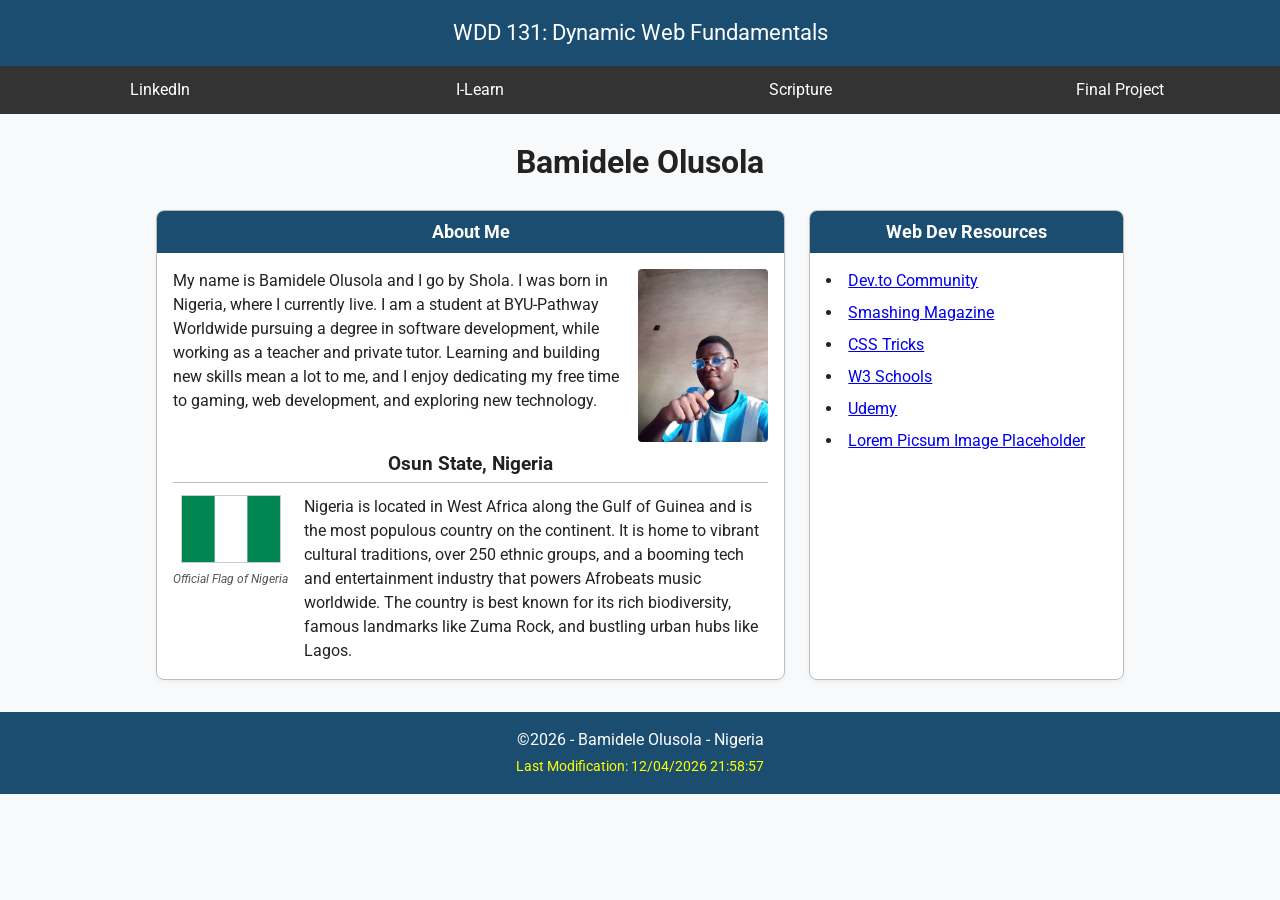
<file: index.html>
<!DOCTYPE html>
<html lang="en">
<head>
    <meta charset="UTF-8">
    <meta name="viewport" content="width=device-width, initial-scale=1.0">
    <title>WDD 131 – Dynamic  Web Fundamentals – Bamidele Olusola</title>
    <meta name="description" content="WDD 131 – Dynamic Web Fundamentals home page for Bamidele Olusola featuring web development resources and personal background.">
    <meta name="author" content="Bamidele Olusola">
    <link rel="preconnect" href="https://fonts.googleapis.com">
    <link rel="preconnect" href="https://fonts.gstatic.com" crossorigin>
    <link href="https://fonts.googleapis.com/css2?family=Roboto:wght@400;700&display=swap" rel="stylesheet">
    <link rel="stylesheet" href="styles/base.css">
    <script src="scripts/getdates.js" defer></script>
</head>
<body>
    <header>
        <span id="course-title">WDD 131: Dynamic Web Fundamentals</span>
        <nav>
            <a href="https://www.linkedin.com" target="_blank">LinkedIn</a>
            <a href="https://byupw.instructure.com/" target="_blank">I-Learn</a>
            <a href="https://www.churchofjesuschrist.org/study/scriptures/nt/matt/7?lang=eng&id=p7#p7" target="_blank">Scripture</a>
            <a href="#">Final Project</a>
        </nav>
    </header>

    <main>
        <h1>Bamidele Olusola</h1>
        <div class="card-container">
            <section class="card">
                <h2>About Me</h2>
                <div class="card-content">
                    <img src="images/profile.jpeg" alt="Bamidele Olusola profile picture" class="profile-img">
                    <p>My name is Bamidele Olusola and I go by Shola. I was born in Nigeria, where I currently live. I am a student at BYU-Pathway Worldwide pursuing a degree in software development, while working as a teacher and private tutor. Learning and building new skills mean a lot to me, and I enjoy dedicating my free time to gaming, web development, and exploring new technology.</p>
                    
                    <div class="location-box">
                        <h3>Osun State, Nigeria</h3>
                        <div class="location-details">
                            <figure>
                                <img src="images/flag.png" alt="Official Flag of Nigeria">
                                <figcaption>Official Flag of Nigeria</figcaption>
                            </figure>
                            <p>Nigeria is located in West Africa along the Gulf of Guinea and is the most populous country on the continent. It is home to vibrant cultural traditions, over 250 ethnic groups, and a booming tech and entertainment industry that powers Afrobeats music worldwide. The country is best known for its rich biodiversity, famous landmarks like Zuma Rock, and bustling urban hubs like Lagos.</p>
                        </div>
                    </div>
                </div>
            </section>

            <section class="card">
                <h2>Web Dev Resources</h2>
                <div class="card-content">
                    <ul>
                        <li><a href="https://dev.to" target="_blank">Dev.to Community</a></li>
                        <li><a href="https://www.smashingmagazine.com" target="_blank">Smashing Magazine</a></li>
                        <li><a href="https://css-tricks.com" target="_blank">CSS Tricks</a></li>
                        <li><a href="https://www.w3schools.com" target="_blank">W3 Schools</a></li>
                        <li><a href="https://www.udemy.com" target="_blank">Udemy</a></li>
                        <li><a href="https://picsum.photos" target="_blank">Lorem Picsum Image Placeholder</a></li>
 
                    </ul>
                </div>
            </section>
        </div> 
    </main>

    <footer>
        <p>©<span id="currentyear"></span> - Bamidele Olusola - Nigeria</p>
        <p id="lastModified"></p>
    </footer>
</body>
</html>
</file>
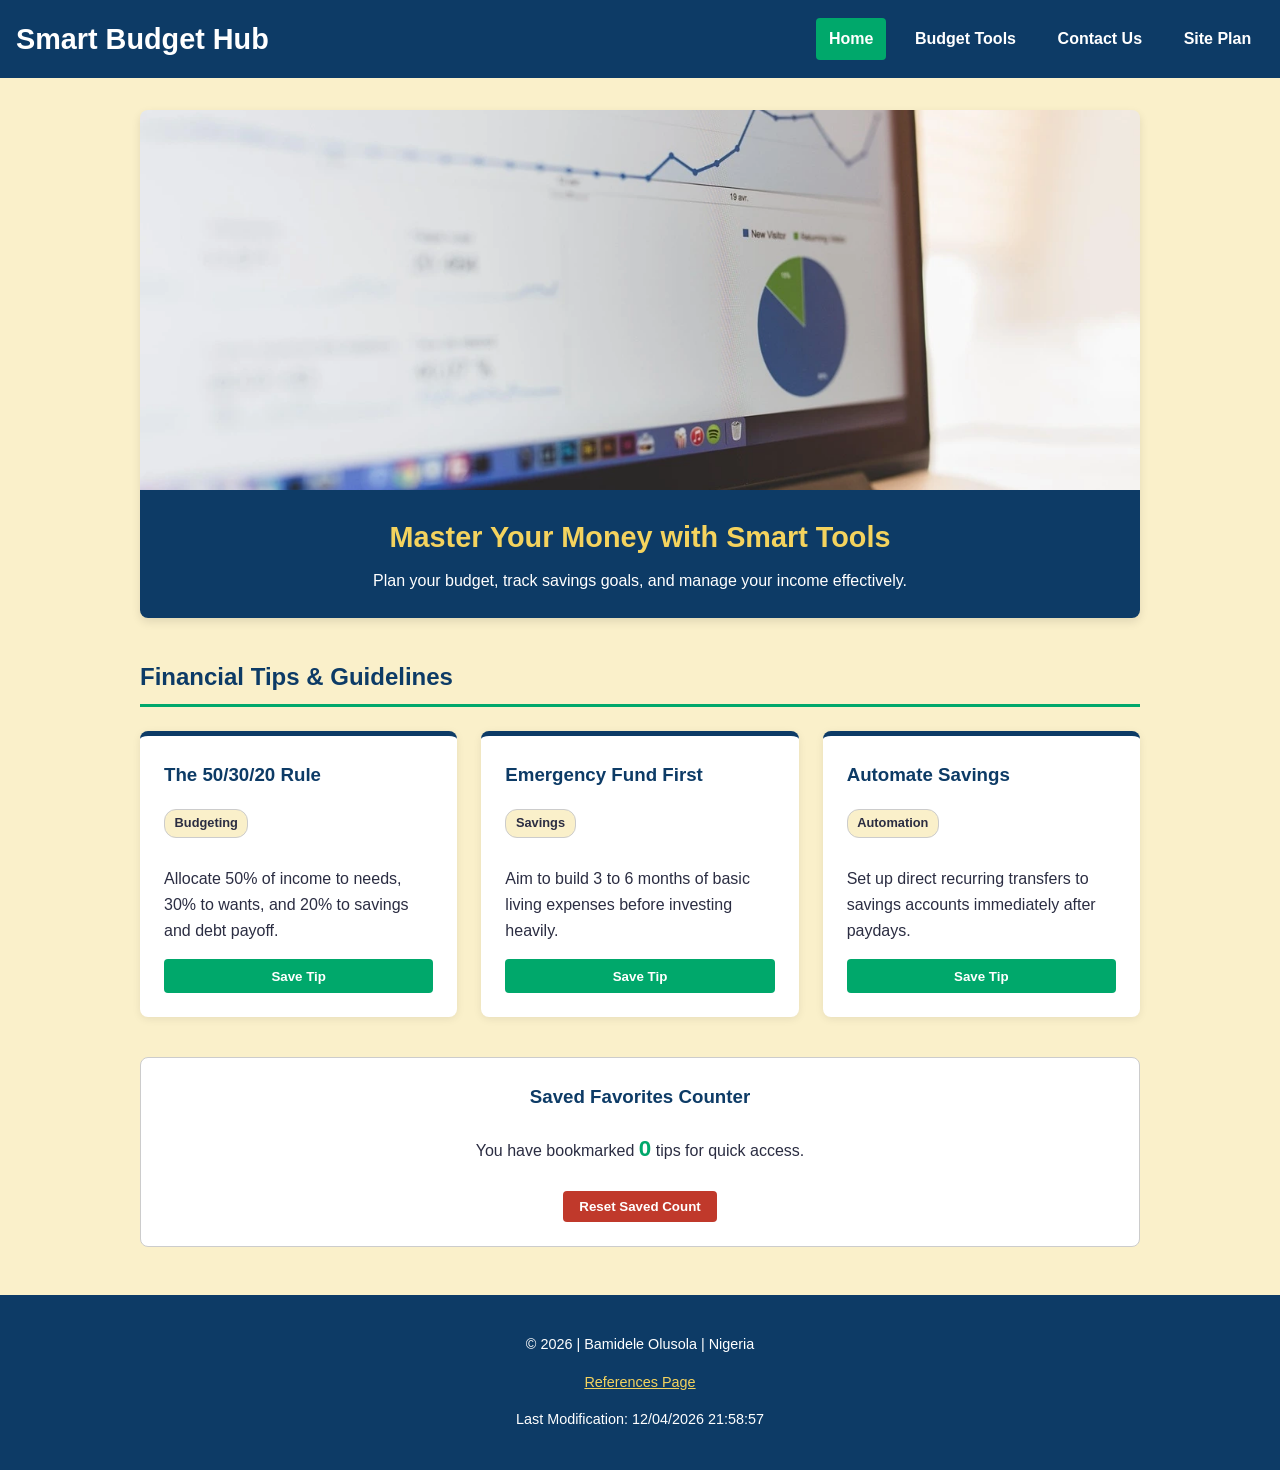
<file: project/index.html>
<!DOCTYPE html>
<html lang="en">
<head>
    <meta charset="UTF-8">
    <meta name="viewport" content="width=device-width, initial-scale=1.0">
    <title>Smart Budget Hub - Take Control of Your Personal Finances</title>
    <meta name="description" content="Smart Budget Hub helps you track expenses, plan savings goals, and master personal finance with interactive tools.">
    <meta name="author" content="Bamidele Olusola">
    <link rel="stylesheet" href="styles/base.css">
    <link rel="stylesheet" href="styles/index.css">
    <link rel="icon" href="images/favicon.svg" type="image/svg+xml">
    <script src="scripts/main.js" defer></script>
    <script src="scripts/index.js" defer></script>
</head>
<body>
    <header>
        <h1>Smart Budget Hub</h1>
        <nav>
            <a href="index.html" class="active">Home</a>
            <a href="tools.html">Budget Tools</a>
            <a href="contact.html">Contact Us</a>
            <a href="siteplan.html">Site Plan</a>
        </nav>
    </header>

    <main>
        <section class="hero">
            <img src="images/hero.webp" alt="Financial planning dashboard visual" loading="lazy" width="800" height="400">
            <div class="hero-text">
                <h2>Master Your Money with Smart Tools</h2>
                <p>Plan your budget, track savings goals, and manage your income effectively.</p>
            </div>
        </section>

        <section class="tips-section">
            <h2>Financial Tips & Guidelines</h2>
            <div id="tips-container" class="cards-grid">
                <!-- Dynamically generated using JS objects and template literals -->
            </div>
        </section>

        <section class="interaction-card">
            <h3>Saved Favorites Counter</h3>
            <p>You have bookmarked <strong id="saved-count">0</strong> tips for quick access.</p>
            <button id="reset-counter-btn">Reset Saved Count</button>
        </section>
    </main>

    <footer>
        <p>&copy; <span id="currentyear"></span> | Bamidele Olusola | Nigeria</p>
        <p><a href="references.html">References Page</a></p>
        <p id="lastModified"></p>
    </footer>
</body>
</html>
</file>
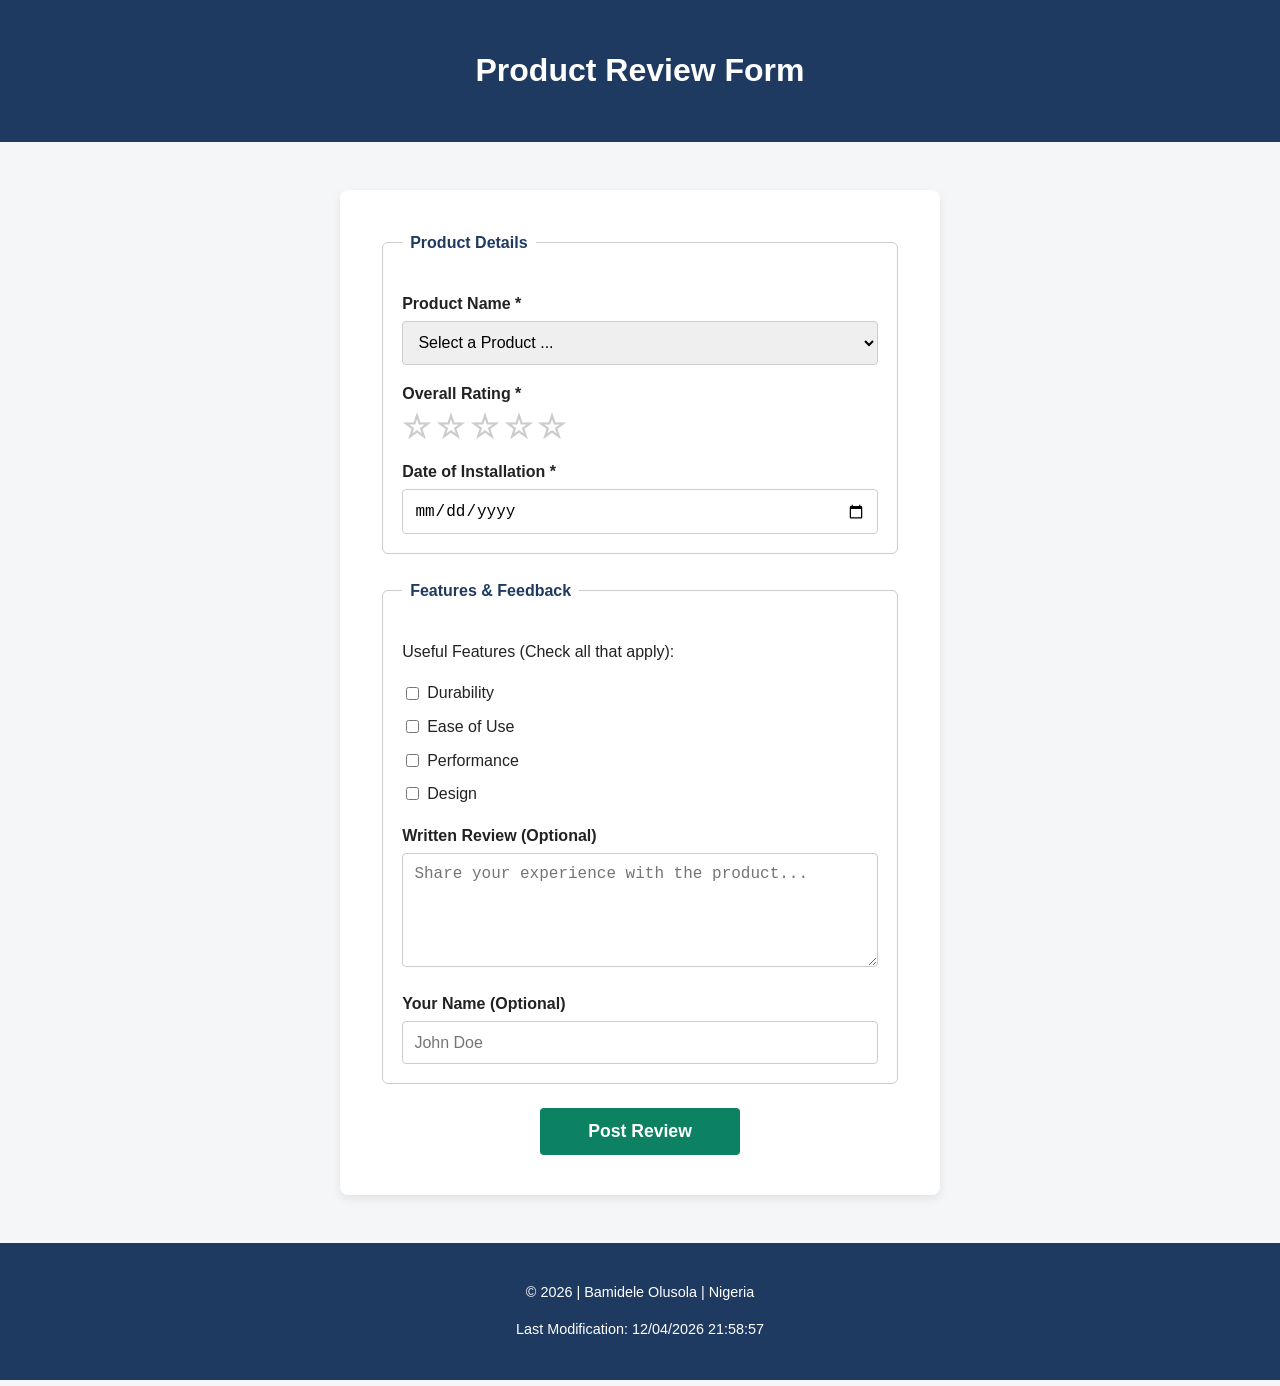
<file: form.html>
<!DOCTYPE html>
<html lang="en">
<head>
    <meta charset="UTF-8">
    <meta name="viewport" content="width=device-width, initial-scale=1.0">
    <title>Product Review Form - WDD 131</title>
    <meta name="description" content="Product review form page for WDD 131 course, allowing users to submit feedback and rate products.">
    <meta name="author" content="Bamidele Olusola">
    <link rel="stylesheet" href="styles/form.css">
    <script src="scripts/form.js" defer></script>
</head>
<body>
    <header>
        <h1>Product Review Form</h1>
    </header>

    <main>
        <form method="get" action="review.html">
            <fieldset>
                <legend>Product Details</legend>
                
                <label for="product-select">Product Name *</label>
                <select id="product-select" name="productName" required>
                    <option value="" disabled selected>Select a Product ...</option>
                </select>

                <label>Overall Rating *</label>
                <div class="rating-group">
    <input type="radio" id="star5" name="rating" value="5" required>
    <label for="star5" title="5 stars">☆</label>

    <input type="radio" id="star4" name="rating" value="4" required>
    <label for="star4" title="4 stars">☆</label>

    <input type="radio" id="star3" name="rating" value="3" required>
    <label for="star3" title="3 stars">☆</label>

    <input type="radio" id="star2" name="rating" value="2" required>
    <label for="star2" title="2 stars">☆</label>

    <input type="radio" id="star1" name="rating" value="1" required>
    <label for="star1" title="1 star">☆</label>
</div>

                <label for="install-date">Date of Installation *</label>
                <input type="date" id="install-date" name="installDate" required>
            </fieldset>

            <fieldset>
                <legend>Features & Feedback</legend>
                
                <p>Useful Features (Check all that apply):</p>
                
                <div class="checkbox-group">
                    <input type="checkbox" id="feature-durability" name="features" value="durability">
                    <label for="feature-durability">Durability</label>
                </div>

                <div class="checkbox-group">
                    <input type="checkbox" id="feature-ease" name="features" value="easeOfUse">
                    <label for="feature-ease">Ease of Use</label>
                </div>

                <div class="checkbox-group">
                    <input type="checkbox" id="feature-performance" name="features" value="performance">
                    <label for="feature-performance">Performance</label>
                </div>

                <div class="checkbox-group">
                    <input type="checkbox" id="feature-design" name="features" value="design">
                    <label for="feature-design">Design</label>
                </div>

                <label for="written-review">Written Review (Optional)</label>
                <textarea id="written-review" name="writtenReview" rows="5" placeholder="Share your experience with the product..."></textarea>

                <label for="user-name">Your Name (Optional)</label>
                <input type="text" id="user-name" name="userName" placeholder="John Doe">
            </fieldset>

            <input type="submit" value="Post Review" class="submit-btn">
        </form>
    </main>

    <footer>
        <p>&copy; <span id="currentyear"></span> | Bamidele Olusola | Nigeria</p>
        <p id="lastModified"></p>
    </footer>
</body>
</html>
</file>
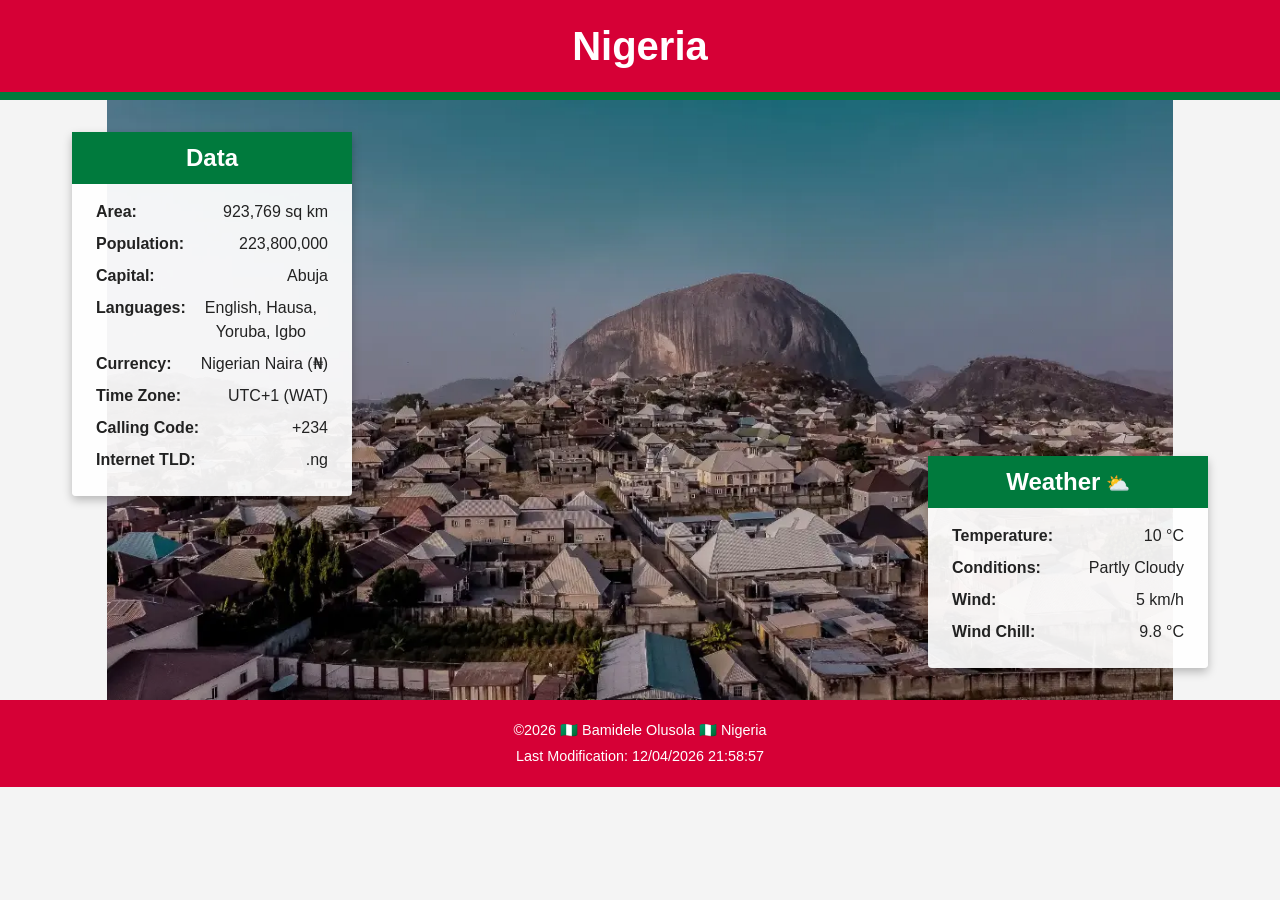
<file: place.html>
<!DOCTYPE html>
<html lang="en">
<head>
    <meta charset="UTF-8">
    <meta name="viewport" content="width=device-width, initial-scale=1.0">
    <meta name="description" content="W03 Country Page project featuring Nigeria information and dynamic weather calculation.">
    <meta name="author" content="Bamidele Olusola">
    <title>Nigeria - Country Page</title>
    
    <!-- CSS Link -->
    <link rel="stylesheet" href="styles/place.css">
    
    <!-- JavaScript with defer -->
    <script src="scripts/place.js" defer></script>
</head>
<body>
    <header>
        <h1>Nigeria</h1>
    </header>

    <main class="hero-container">
        <!-- Responsive Hero Image using <picture> and .webp -->
        <picture>
            <source srcset="images/hero-large.webp" media="(min-width: 768px)">
            <img src="images/hero-small.webp" alt="Landscape view of Zuma Rock in Nigeria" class="hero-img" width="500" height="650">
        </picture>

        <!-- Data Section -->
        <section class="card data-card">
            <h2>Data</h2>
            <ul class="info-list">
                <li><span class="label">Area:</span> <span class="value">923,769 sq km</span></li>
                <li><span class="label">Population:</span> <span class="value">223,800,000</span></li>
                <li><span class="label">Capital:</span> <span class="value">Abuja</span></li>
                <li><span class="label">Languages:</span> <span class="value">English, Hausa, Yoruba, Igbo</span></li>
                <li><span class="label">Currency:</span> <span class="value">Nigerian Naira (₦)</span></li>
                <li><span class="label">Time Zone:</span> <span class="value">UTC+1 (WAT)</span></li>
                <li><span class="label">Calling Code:</span> <span class="value">+234</span></li>
                <li><span class="label">Internet TLD:</span> <span class="value">.ng</span></li>
            </ul>
        </section>

        <!-- Weather Section -->
        <section class="card weather-card">
            <h2 class="weather-title">Weather</h2>
            
            <!-- SVG weather icon for mobile view -->
            <img src="images/weather.svg" alt="Partly Cloudy Icon" class="weather-icon-mobile" width="48" height="48">
            
            <ul class="info-list">
                <li><span class="label">Temperature:</span> <span class="value">10 °C</span></li>
                <li><span class="label">Conditions:</span> <span class="value">Partly Cloudy</span></li>
                <li><span class="label">Wind:</span> <span class="value">5 km/h</span></li>
                <li><span class="label">Wind Chill:</span> <span class="value" id="chill">N/A</span></li>
            </ul>
        </section>
    </main>

    <footer>
        <p>&copy;<span id="currentyear"></span> 🇳🇬 Bamidele Olusola 🇳🇬 Nigeria</p>
        <p id="lastModified"></p>
    </footer>
</body>
</html>
</file>
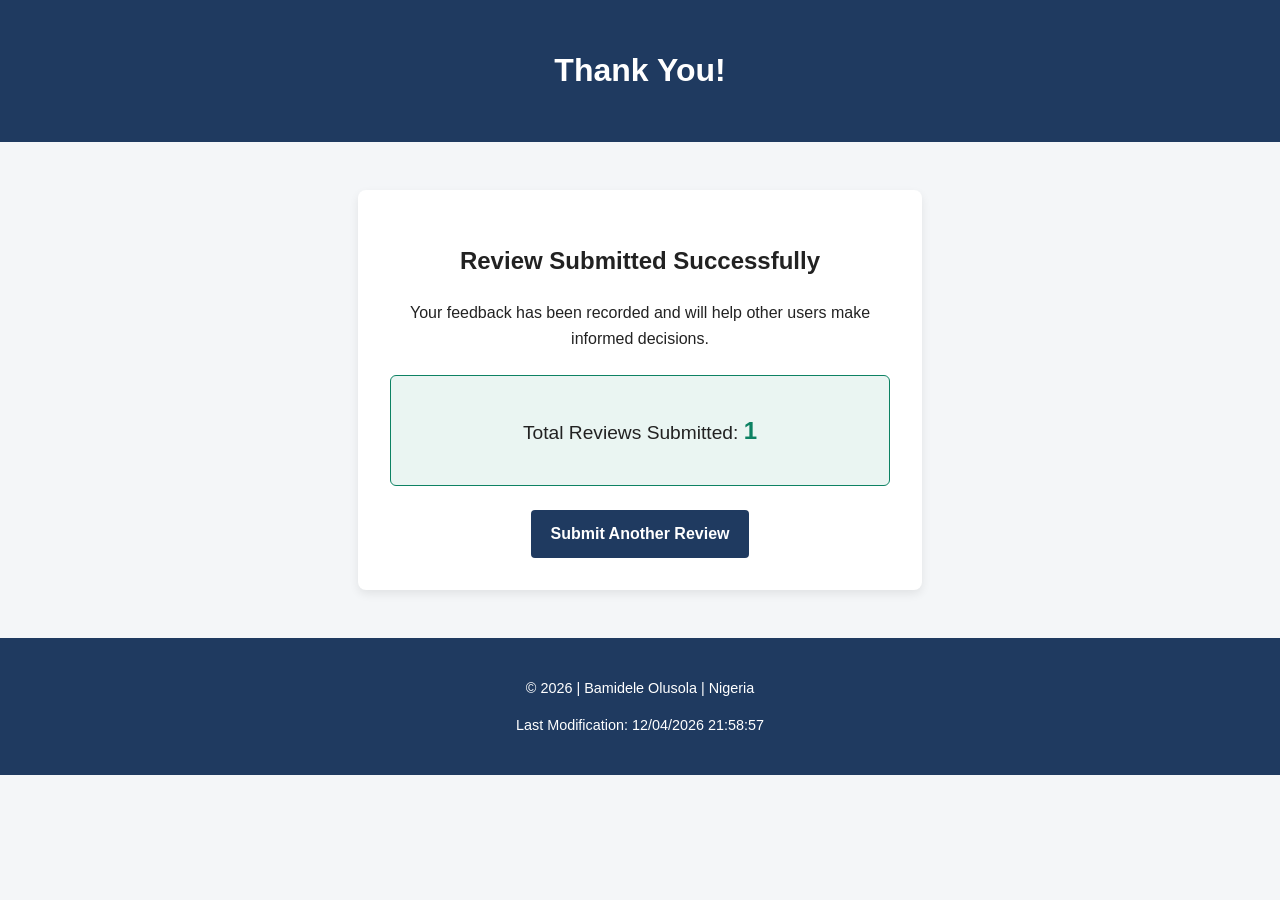
<file: review.html>
<!DOCTYPE html>
<html lang="en">
<head>
    <meta charset="UTF-8">
    <meta name="viewport" content="width=device-width, initial-scale=1.0">
    <title>Review Confirmation - Product Review Form</title>
    <meta name="description" content="Confirmation page for submitted product reviews showing total submission counts.">
    <meta name="author" content="Bamidele Olusola">
    <link rel="stylesheet" href="styles/review.css">
    <script src="scripts/review.js" defer></script>
</head>
<body>
    <header>
        <h1>Thank You!</h1>
    </header>

    <main class="confirmation-card">
        <h2>Review Submitted Successfully</h2>
        <p>Your feedback has been recorded and will help other users make informed decisions.</p>
        
        <div class="counter-box">
            <p>Total Reviews Submitted: <strong id="review-count">0</strong></p>
        </div>

        <a href="form.html" class="back-link">Submit Another Review</a>
    </main>

    <footer>
        <p>&copy; <span id="currentyear"></span> | Bamidele Olusola | Nigeria</p>
        <p id="lastModified"></p>
    </footer>
</body>
</html>
</file>
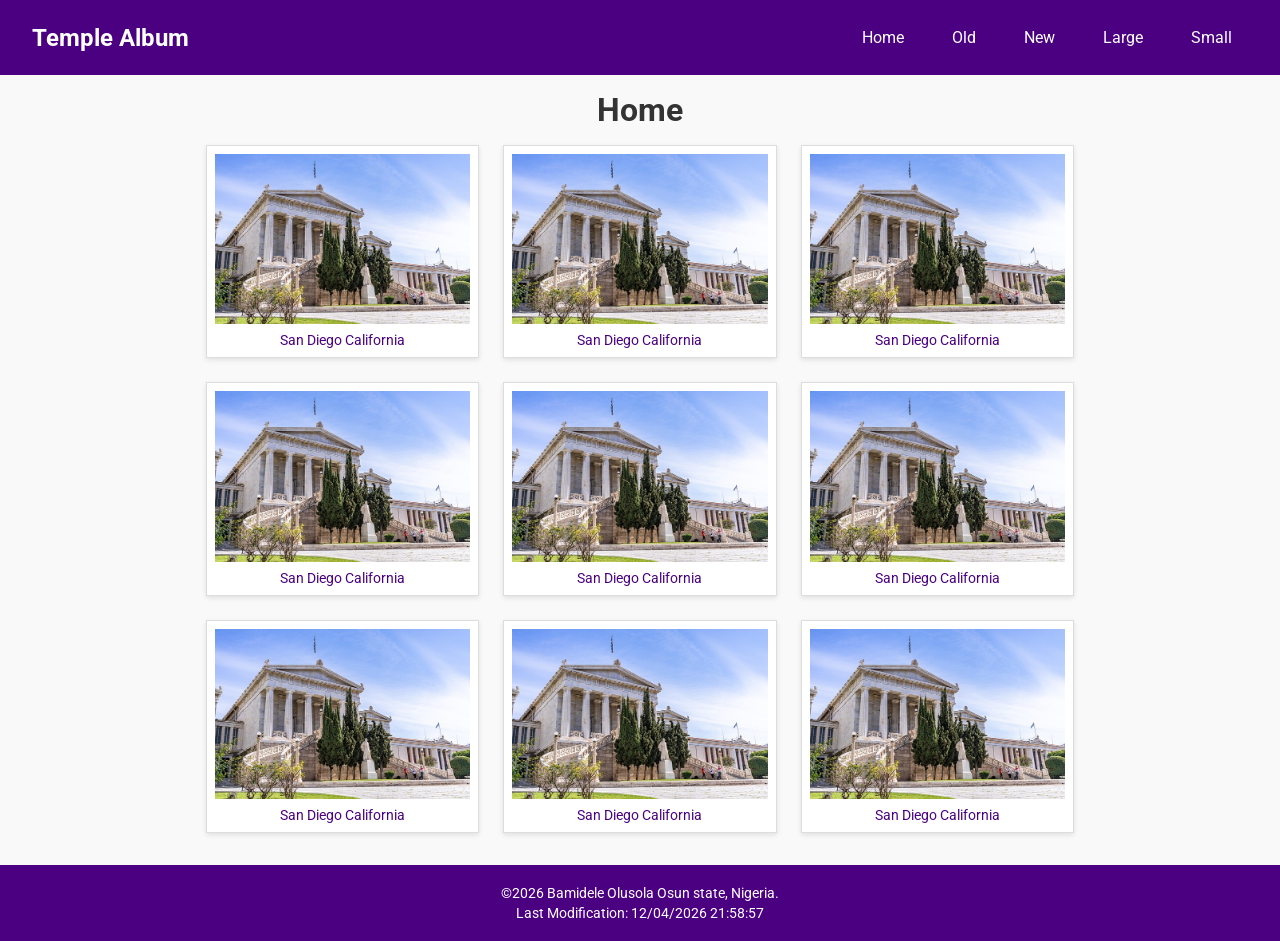
<file: temples.html>
<!DOCTYPE html>
<html lang="en">
<head>
  <meta charset="UTF-8">
  <meta name="viewport" content="width=device-width, initial-scale=1.0">
  <title>Temple Album</title>
  <meta name="description" content="A responsive picture album page created for the WDD 131 course featuring various LDS temples.">
  <meta name="author" content="Bamidele Olusola">
  <!-- Google Fonts -->
  <link rel="preconnect" href="https://fonts.googleapis.com">
  <link rel="preconnect" href="https://fonts.gstatic.com" crossorigin>
  <link href="https://fonts.googleapis.com/css2?family=Roboto:wght@400;700&display=swap" rel="stylesheet">
  
  <!-- Mobile-first CSS link order -->
  <link rel="stylesheet" href="styles/temples.css">
  <link rel="stylesheet" href="styles/temples-large.css">
  
  <!-- Deferred JavaScript -->
  <script src="scripts/temples.js" defer></script>
</head>
<body>
  <header>
    <span>Temple Album</span>
    <button id="menu" aria-label="Toggle Navigation"></button>
    <nav class="navigation">
      <a href="#">Home</a>
      <a href="#">Old</a>
      <a href="#">New</a>
      <a href="#">Large</a>
      <a href="#">Small</a>
    </nav>
  </header>

  <main>
    <h1>Home</h1>
    <div class="res-grid">
      <figure>
        <img src="images/san-diego-temple.jpg" alt="San Diego California Temple" loading="lazy">
        <figcaption>San Diego California</figcaption>
      </figure>
      <figure>
        <img src="images/san-diego-temple.jpg" alt="San Diego California Temple" loading="lazy">
        <figcaption>San Diego California</figcaption>
      </figure>
      <figure>
        <img src="images/san-diego-temple.jpg" alt="San Diego California Temple" loading="lazy">
        <figcaption>San Diego California</figcaption>
      </figure>
      <figure>
        <img src="images/san-diego-temple.jpg" alt="San Diego California Temple" loading="lazy">
        <figcaption>San Diego California</figcaption>
      </figure>
      <figure>
        <img src="images/san-diego-temple.jpg" alt="San Diego California Temple" loading="lazy">
        <figcaption>San Diego California</figcaption>
      </figure>
      <figure>
        <img src="images/san-diego-temple.jpg" alt="San Diego California Temple" loading="lazy">
        <figcaption>San Diego California</figcaption>
      </figure>
      <figure>
        <img src="images/san-diego-temple.jpg" alt="San Diego California Temple" loading="lazy">
        <figcaption>San Diego California</figcaption>
      </figure>
      <figure>
        <img src="images/san-diego-temple.jpg" alt="San Diego California Temple" loading="lazy">
        <figcaption>San Diego California</figcaption>
      </figure>
      <figure>
        <img src="images/san-diego-temple.jpg" alt="San Diego California Temple" loading="lazy">
        <figcaption>San Diego California</figcaption>
      </figure>
    </div>
  </main>

  <footer>
    <p>&copy;<span id="currentyear"></span> Bamidele Olusola  Osun state, Nigeria. </p>
    <p id="lastModified"></p>
  </footer>
</body>
</html>
</file>
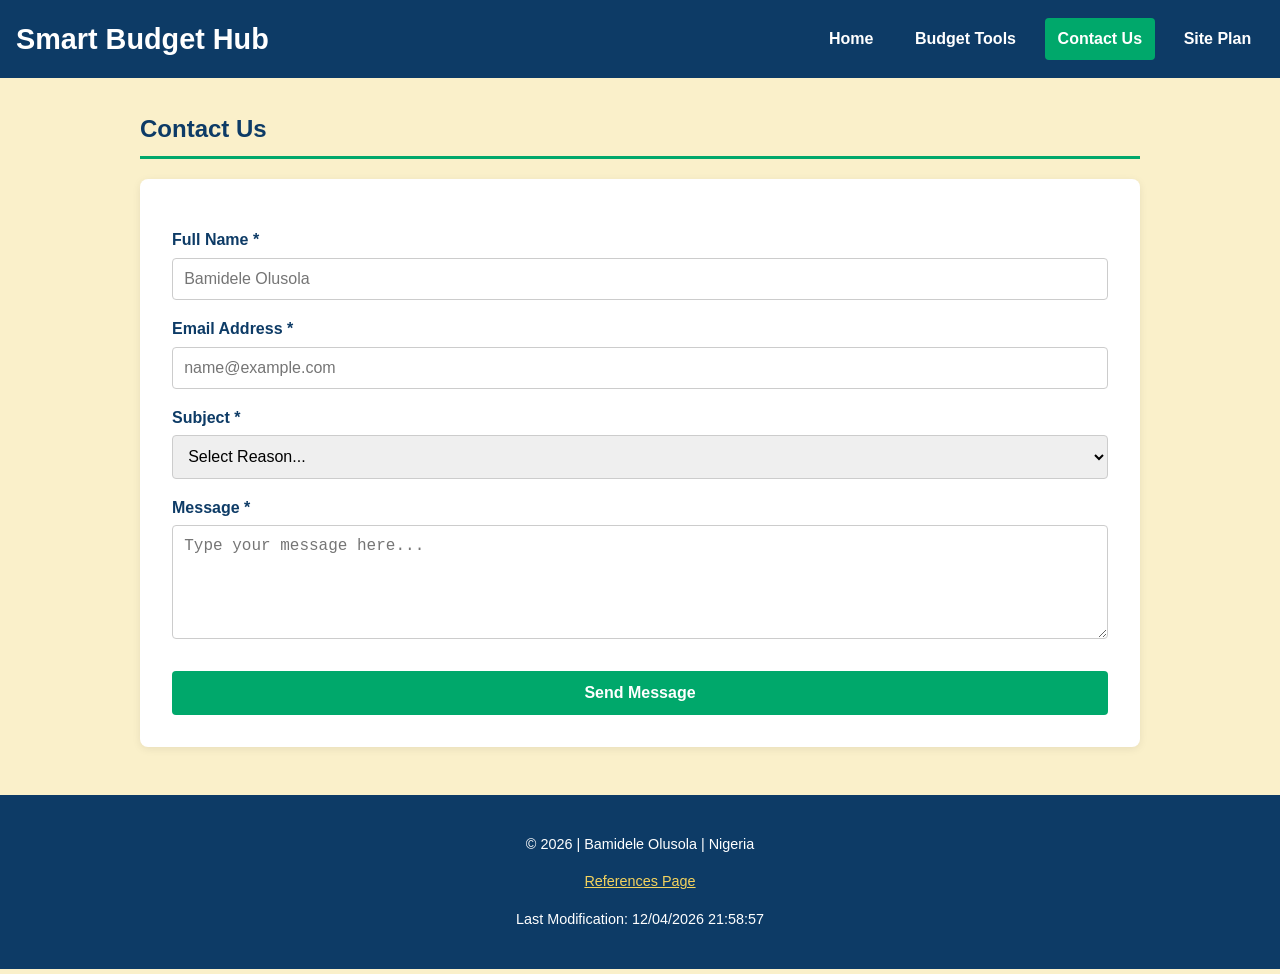
<file: project/contact.html>
<!DOCTYPE html>
<html lang="en">
<head>
    <meta charset="UTF-8">
    <meta name="viewport" content="width=device-width, initial-scale=1.0">
    <title>Contact & Inquiries - Smart Budget Hub</title>
    <meta name="description" content="Get in touch with the Smart Budget Hub team for feedback or financial tool inquiries.">
    <meta name="author" content="Bamidele Olusola">
    <link rel="stylesheet" href="styles/base.css">
    <link rel="stylesheet" href="styles/contact.css">
    <script src="scripts/main.js" defer></script>
    <script src="scripts/contact.js" defer></script>
</head>
<body>
    <header>
        <h1>Smart Budget Hub</h1>
        <nav>
            <a href="index.html">Home</a>
            <a href="tools.html">Budget Tools</a>
            <a href="contact.html" class="active">Contact Us</a>
            <a href="siteplan.html">Site Plan</a>
        </nav>
    </header>

    <main>
        <h2>Contact Us</h2>
        <form method="get" action="contact.html" id="contact-form">
            <label for="fullname">Full Name *</label>
            <input type="text" id="fullname" name="fullname" required placeholder="Bamidele Olusola">

            <label for="email">Email Address *</label>
            <input type="email" id="email" name="email" required placeholder="name@example.com">

            <label for="subject">Subject *</label>
            <select id="subject" name="subject" required>
                <option value="" disabled selected>Select Reason...</option>
                <option value="General Inquiry">General Inquiry</option>
                <option value="Tool Feedback">Tool Feedback</option>
                <option value="Bug Report">Bug Report</option>
            </select>

            <label for="message">Message *</label>
            <textarea id="message" name="message" rows="5" required placeholder="Type your message here..."></textarea>

            <input type="submit" value="Send Message">
        </form>

        <div id="confirmation-message" class="hidden">
            <!-- Dynamic confirmation populated by contact.js -->
        </div>
    </main>

    <footer>
        <p>&copy; <span id="currentyear"></span> | Bamidele Olusola | Nigeria</p>
        <p><a href="references.html">References Page</a></p>
        <p id="lastModified"></p>
    </footer>
</body>
</html>
</file>
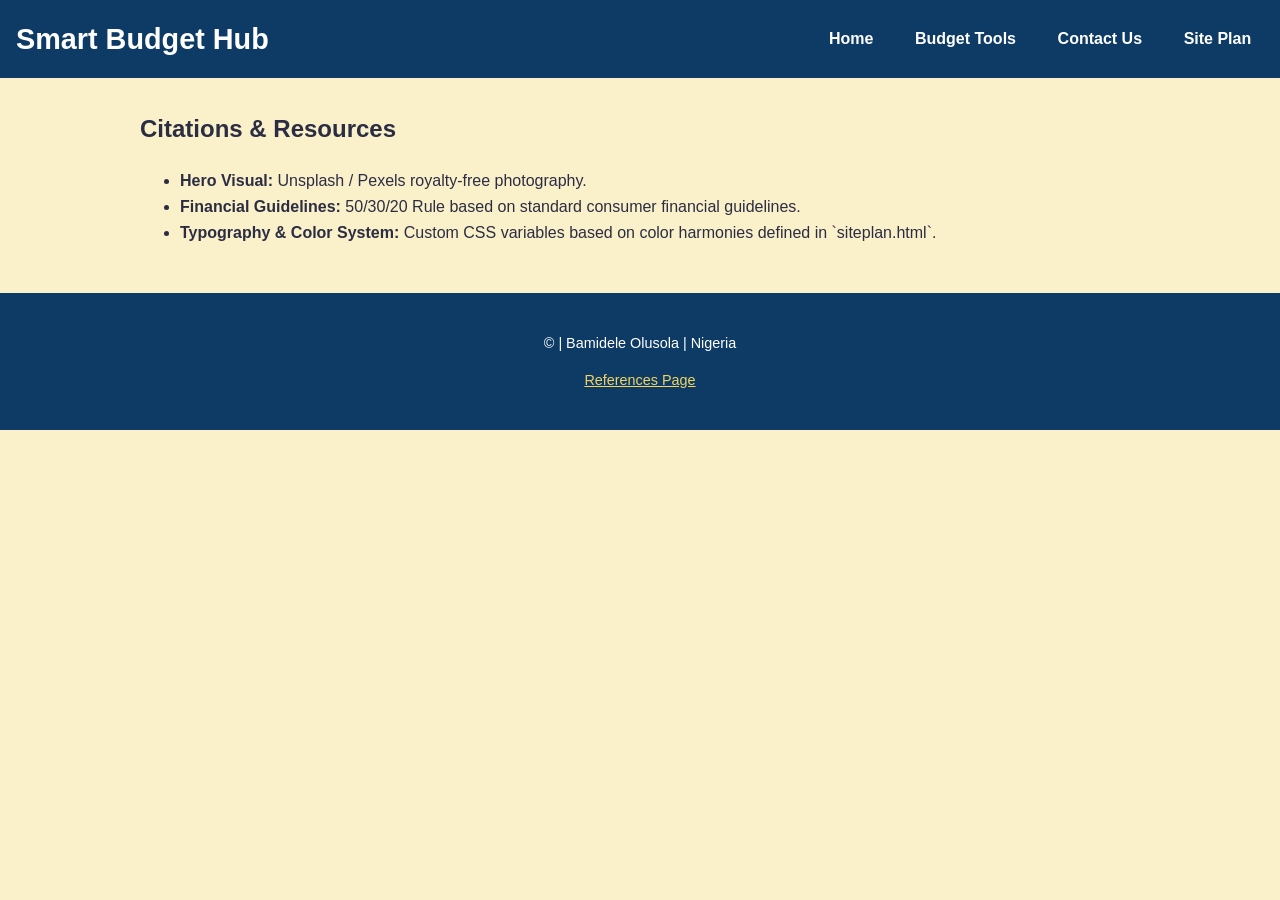
<file: project/references.html>
<!DOCTYPE html>
<html lang="en">
<head>
    <meta charset="UTF-8">
    <meta name="viewport" content="width=device-width, initial-scale=1.0">
    <title>References & Citations - Smart Budget Hub</title>
    <meta name="description" content="Resource citations and image attributions for Smart Budget Hub.">
    <meta name="author" content="Bamidele Olusola">
    <link rel="stylesheet" href="styles/base.css">
</head>
<body>
    <header>
        <h1>Smart Budget Hub</h1>
        <nav>
            <a href="index.html">Home</a>
            <a href="tools.html">Budget Tools</a>
            <a href="contact.html">Contact Us</a>
            <a href="siteplan.html">Site Plan</a>
        </nav>
    </header>

    <main>
        <h2>Citations & Resources</h2>
        <ul>
            <li><strong>Hero Visual:</strong> Unsplash / Pexels royalty-free photography.</li>
            <li><strong>Financial Guidelines:</strong> 50/30/20 Rule based on standard consumer financial guidelines.</li>
            <li><strong>Typography & Color System:</strong> Custom CSS variables based on color harmonies defined in `siteplan.html`.</li>
        </ul>
    </main>

    <footer>
        <p>&copy; <span id="currentyear"></span> | Bamidele Olusola | Nigeria</p>
        <p><a href="references.html">References Page</a></p>
        <p id="lastModified"></p>
    </footer>
</body>
</html>
</file>
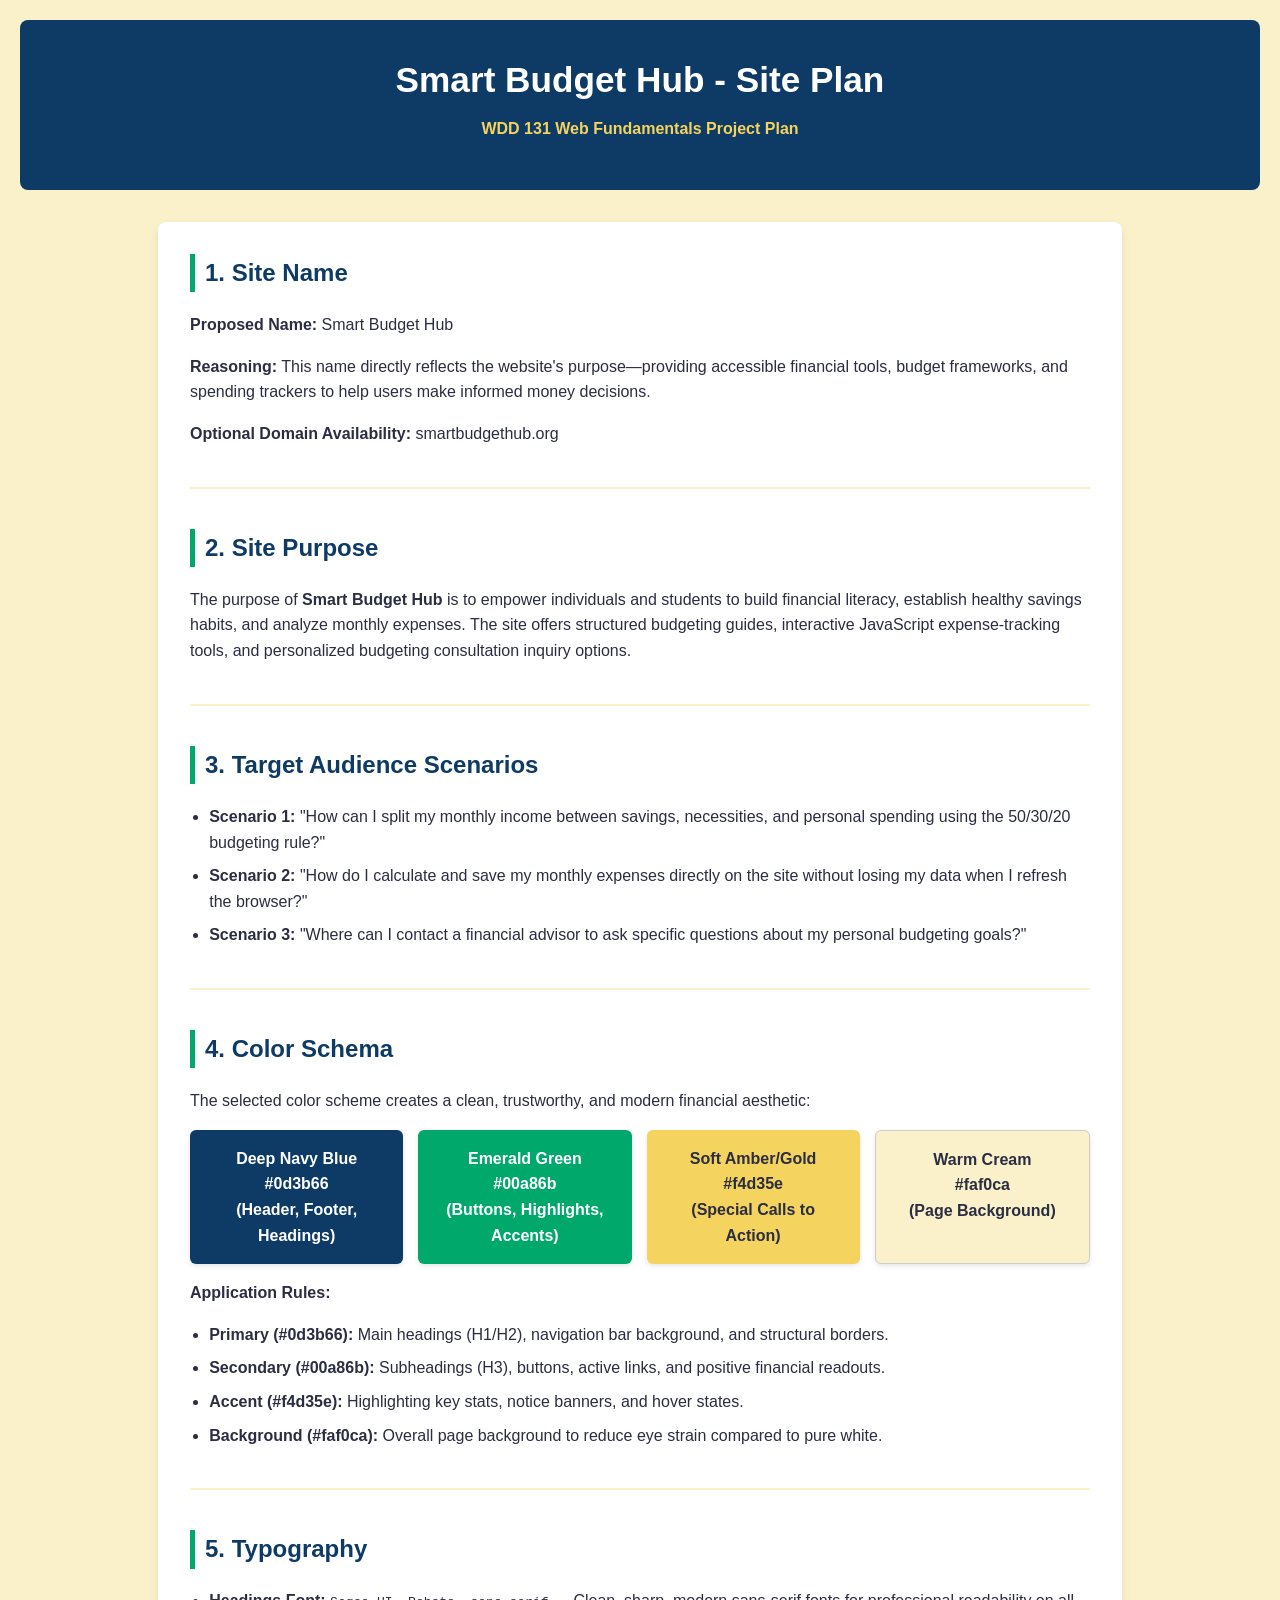
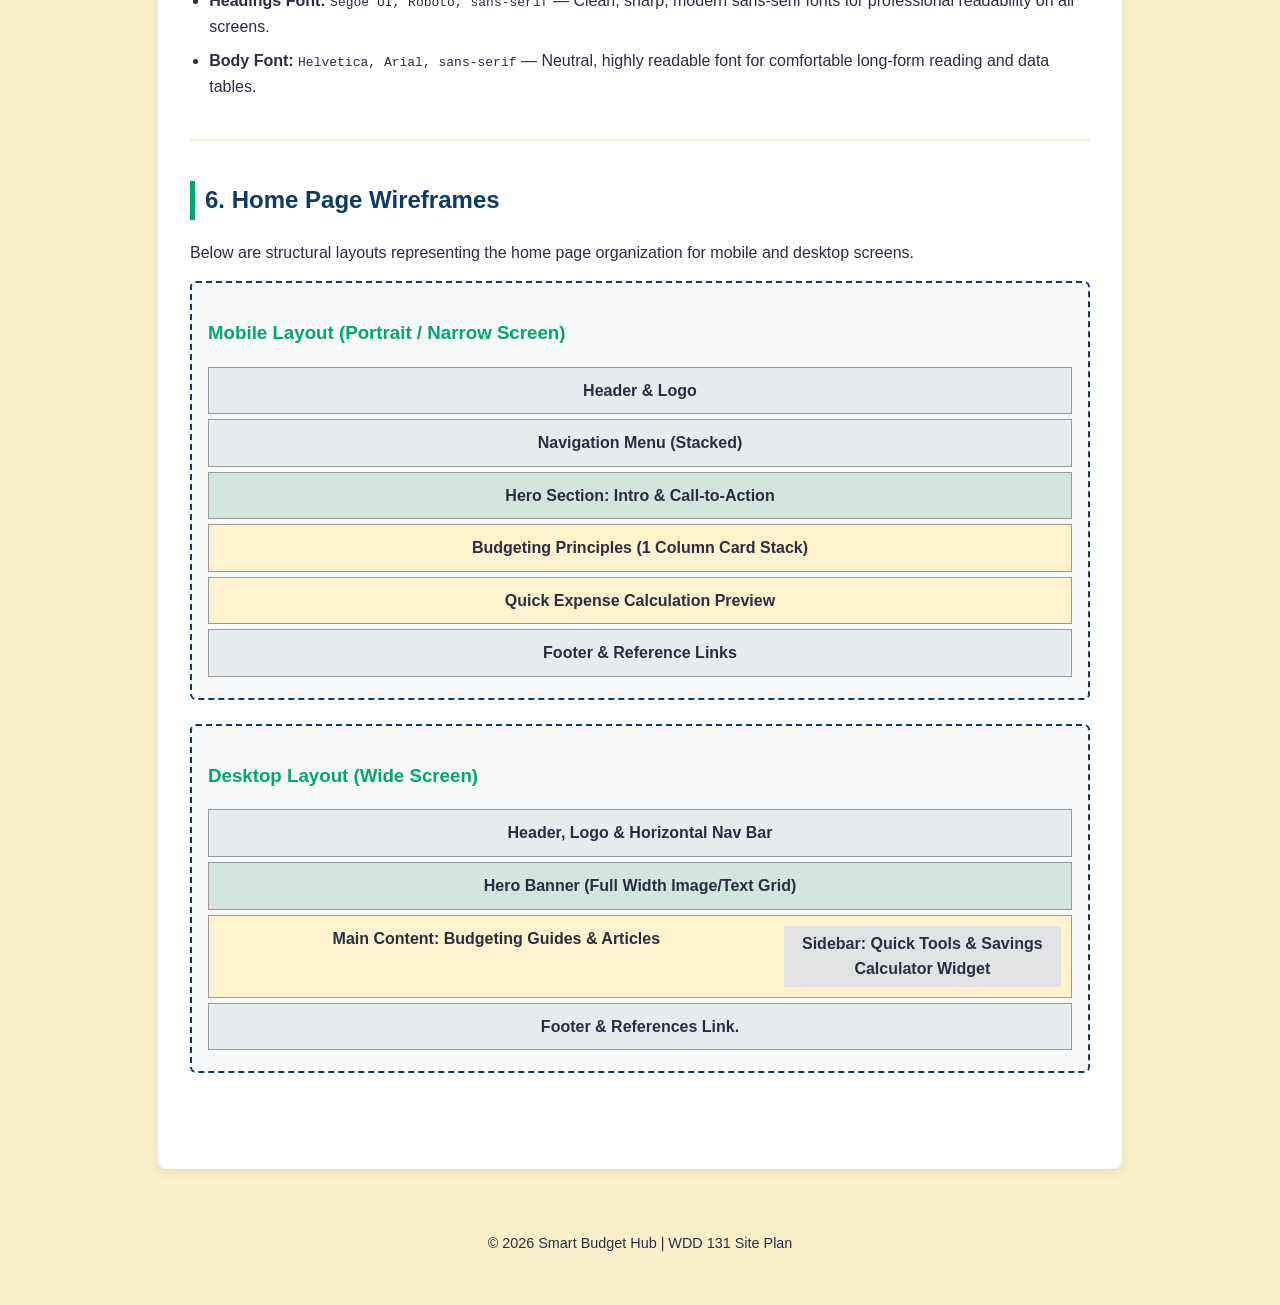
<file: project/siteplan.html>
<!DOCTYPE html>
<html lang="en">
<head>
    <meta charset="UTF-8">
    <meta name="viewport" content="width=device-width, initial-scale=1.0">
    <title>Website Site Plan - Smart Budget Hub</title>
    <meta name="description" content="Site planning document for Smart Budget Hub outlining site purpose, audience scenarios, color schema, and page wireframes.">
    <meta name="author" content="Bamidele Olusola">
    <link rel="stylesheet" href="../project/styles/siteplan.css">
</head>
  
<body>

    <header>
        <h1>Smart Budget Hub - Site Plan</h1>
        <p>WDD 131 Web Fundamentals Project Plan</p>
    </header>

    <main>
        <!-- Section 1: Site Name -->
        <section>
            <h2>1. Site Name</h2>
            <p><strong>Proposed Name:</strong> Smart Budget Hub</p>
            <p><strong>Reasoning:</strong> This name directly reflects the website's purpose—providing accessible financial tools, budget frameworks, and spending trackers to help users make informed money decisions.</p>
            <p><strong>Optional Domain Availability:</strong> smartbudgethub.org</p>
        </section>

        <!-- Section 2: Site Purpose -->
        <section>
            <h2>2. Site Purpose</h2>
            <p>The purpose of <strong>Smart Budget Hub</strong> is to empower individuals and students to build financial literacy, establish healthy savings habits, and analyze monthly expenses. The site offers structured budgeting guides, interactive JavaScript expense-tracking tools, and personalized budgeting consultation inquiry options.</p>
        </section>

        <!-- Section 3: Target Audience Scenarios -->
        <section>
            <h2>3. Target Audience Scenarios</h2>
            <ul>
                <li><strong>Scenario 1:</strong> "How can I split my monthly income between savings, necessities, and personal spending using the 50/30/20 budgeting rule?"</li>
                <li><strong>Scenario 2:</strong> "How do I calculate and save my monthly expenses directly on the site without losing my data when I refresh the browser?"</li>
                <li><strong>Scenario 3:</strong> "Where can I contact a financial advisor to ask specific questions about my personal budgeting goals?"</li>
            </ul>
        </section>

        <!-- Section 4: Color Schema -->
        <section>
            <h2>4. Color Schema</h2>
            <p>The selected color scheme creates a clean, trustworthy, and modern financial aesthetic:</p>
            
            <div class="color-palette">
                <div class="color-swatch swatch-primary">Deep Navy Blue<br>#0d3b66<br>(Header, Footer, Headings)</div>
                <div class="color-swatch swatch-secondary">Emerald Green<br>#00a86b<br>(Buttons, Highlights, Accents)</div>
                <div class="color-swatch swatch-accent">Soft Amber/Gold<br>#f4d35e<br>(Special Calls to Action)</div>
                <div class="color-swatch swatch-bg">Warm Cream<br>#faf0ca<br>(Page Background)</div>
            </div>
            
            <p><strong>Application Rules:</strong></p>
            <ul>
                <li><strong>Primary (#0d3b66):</strong> Main headings (H1/H2), navigation bar background, and structural borders.</li>
                <li><strong>Secondary (#00a86b):</strong> Subheadings (H3), buttons, active links, and positive financial readouts.</li>
                <li><strong>Accent (#f4d35e):</strong> Highlighting key stats, notice banners, and hover states.</li>
                <li><strong>Background (#faf0ca):</strong> Overall page background to reduce eye strain compared to pure white.</li>
            </ul>
        </section>

        <!-- Section 5: Typography -->
        <section>
            <h2>5. Typography</h2>
            <ul>
                <li><strong>Headings Font:</strong> <code>Segoe UI, Roboto, sans-serif</code> — Clean, sharp, modern sans-serif fonts for professional readability on all screens.</li>
                <li><strong>Body Font:</strong> <code>Helvetica, Arial, sans-serif</code> — Neutral, highly readable font for comfortable long-form reading and data tables.</li>
            </ul>
        </section>

        <!-- Section 6: Wireframes -->
        <section>
            <h2>6. Home Page Wireframes</h2>
            <p>Below are structural layouts representing the home page organization for mobile and desktop screens.</p>

            <div class="wireframe-container">
                <div class="wireframe-box">
                    <h3>Mobile Layout (Portrait / Narrow Screen)</h3>
                    <div class="wf-header">Header & Logo</div>
                    <div class="wf-nav">Navigation Menu (Stacked)</div>
                    <div class="wf-hero">Hero Section: Intro & Call-to-Action</div>
                    <div class="wf-main">Budgeting Principles (1 Column Card Stack)</div>
                    <div class="wf-main">Quick Expense Calculation Preview</div>
                    <div class="wf-footer">Footer & Reference Links</div>
                </div>

                <div class="wireframe-box">
                    <h3>Desktop Layout (Wide Screen)</h3>
                    <div class="wf-header">Header, Logo & Horizontal Nav Bar</div>
                    <div class="wf-hero">Hero Banner (Full Width Image/Text Grid)</div>
                    <div class="wf-main wf-desktop-grid">
                        <div>Main Content: Budgeting Guides & Articles</div>
                        <div class="wf-sidebar">Sidebar: Quick Tools & Savings Calculator Widget</div>
                    </div>
                    <div class="wf-footer">Footer & References Link.</div>
                </div>
            </div>
        </section>
    </main>

    <footer>
        <p>&copy; 2026 Smart Budget Hub | WDD 131 Site Plan</p>
    </footer>
</body>
</html>
</file>
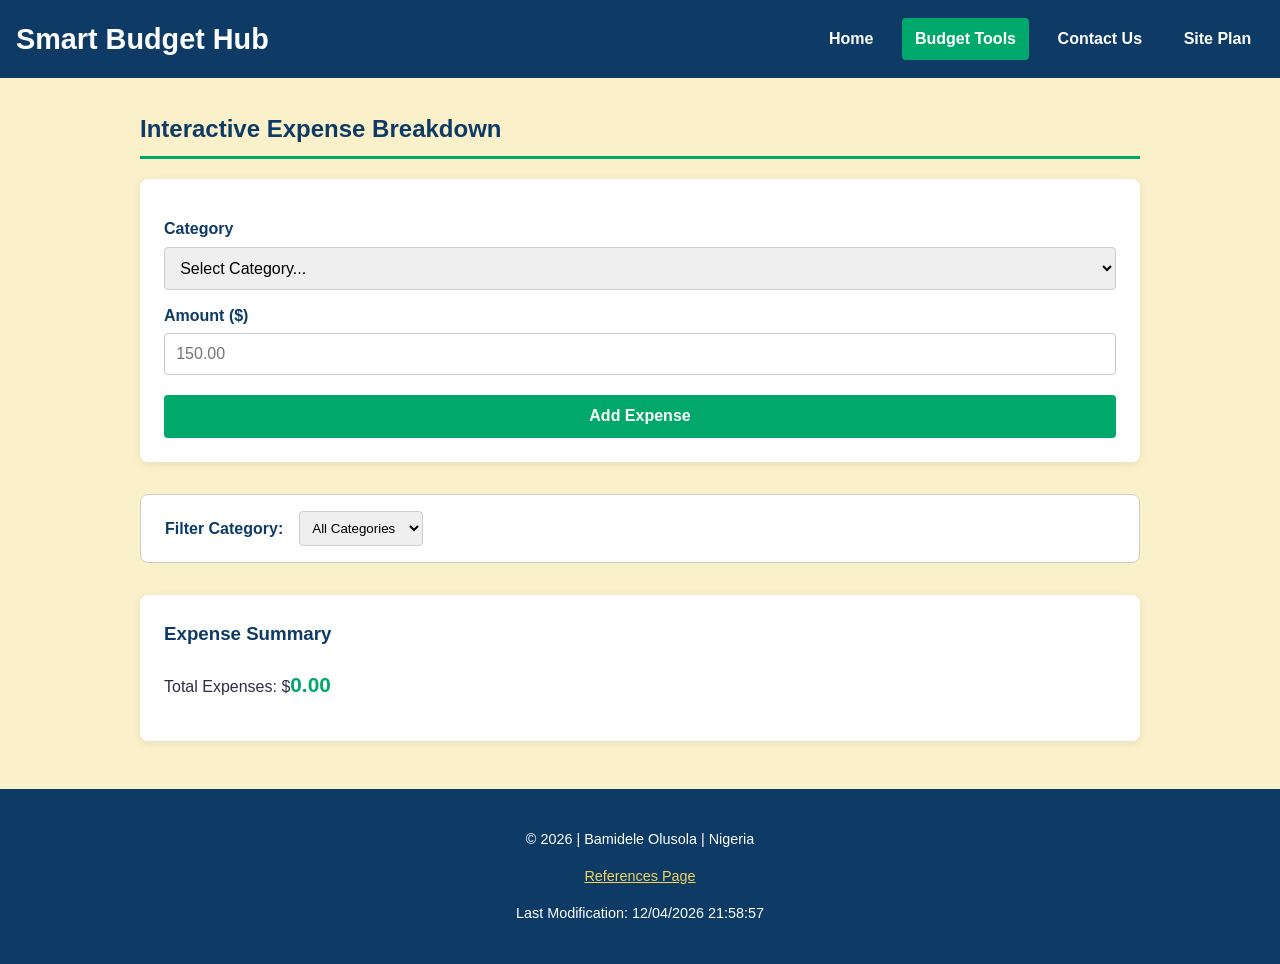
<file: project/tools.html>
<!DOCTYPE html>
<html lang="en">
<head>
    <meta charset="UTF-8">
    <meta name="viewport" content="width=device-width, initial-scale=1.0">
    <title>Smart Budget Calculator - Interactive Finance Tools</title>
    <meta name="description" content="Calculate income and expenses instantly using the Smart Budget Hub dynamic calculator.">
    <meta name="author" content="Bamidele Olusola">
    <link rel="stylesheet" href="styles/base.css">
    <link rel="stylesheet" href="styles/tools.css">
    <script src="scripts/main.js" defer></script>
    <script src="scripts/tools.js" defer></script>
</head>
<body>
    <header>
        <h1>Smart Budget Hub</h1>
        <nav>
            <a href="index.html">Home</a>
            <a href="tools.html" class="active">Budget Tools</a>
            <a href="contact.html">Contact Us</a>
            <a href="siteplan.html">Site Plan</a>
        </nav>
    </header>

    <main>
        <h2>Interactive Expense Breakdown</h2>
        
        <form id="expense-form">
            <label for="category">Category</label>
            <select id="category" required>
                <option value="" disabled selected>Select Category...</option>
                <option value="Housing">Housing</option>
                <option value="Food">Food</option>
                <option value="Transportation">Transportation</option>
                <option value="Utilities">Utilities</option>
                <option value="Entertainment">Entertainment</option>
            </select>

            <label for="amount">Amount ($)</label>
            <input type="number" id="amount" min="1" step="0.01" required placeholder="150.00">

            <button type="submit">Add Expense</button>
        </form>

        <section class="filter-section">
            <label for="filter-category">Filter Category:</label>
            <select id="filter-category">
                <option value="All">All Categories</option>
                <option value="Housing">Housing</option>
                <option value="Food">Food</option>
                <option value="Transportation">Transportation</option>
                <option value="Utilities">Utilities</option>
                <option value="Entertainment">Entertainment</option>
            </select>
        </section>

        <section id="expense-summary">
            <h3>Expense Summary</h3>
            <ul id="expense-list"></ul>
            <p>Total Expenses: $<strong id="total-amount">0.00</strong></p>
        </section>
    </main>

    <footer>
        <p>&copy; <span id="currentyear"></span> | Bamidele Olusola | Nigeria</p>
        <p><a href="references.html">References Page</a></p>
        <p id="lastModified"></p>
    </footer>
</body>
</html>
</file>
<file: styles/base.css>
:root {
    --primary-color: #1a4d70;
    --nav-bg: #333333;
    --nav-hover: #4a4a4a;
    --text-color: #222222;
    --border-color: #bcbcbc;
    --footer-text: #ffffff;
    --highlight-text: #ffff00;
}

* {
    box-sizing: border-box;
    margin: 0;
    padding: 0;
}

body {
    font-family: 'Roboto', sans-serif;
    color: var(--text-color);
    background-color: #f8f9fa;
    line-height: 1.5;
}

/* Header & Nav */
header {
    background-color: var(--primary-color);
    color: white;
    text-align: center;
}

#course-title {
    display: block;
    font-size: 1.4rem;
    padding: 1rem 0;
}

nav {
    display: flex;
    background-color: var(--nav-bg);
}

nav a {
    flex: 1;
    color: white;
    text-decoration: none;
    text-align: center;
    padding: 0.75rem;
    transition: background-color 0.3s;
}

nav a:hover {
    background-color: var(--nav-hover);
    text-decoration: underline;
}

/* Main Content & Grid Layout */
main {
    max-width: 1000px;
    margin: 1.5rem auto;
    padding: 0 1rem;
}

h1 {
    text-align: center;
    margin-bottom: 1.5rem;
    font-size: 2rem;
}

.card-container {
    display: grid;
    grid-template-columns: 2fr 1fr;
    gap: 1.5rem;
}

.card {
    border: 1px solid var(--border-color);
    border-radius: 8px;
    overflow: hidden;
    background-color: #fff;
    box-shadow: 0 2px 5px rgba(0,0,0,0.05);
}

.card h2 {
    background-color: var(--primary-color);
    color: white;
    font-size: 1.1rem;
    padding: 0.5rem;
    text-align: center;
}

.card-content {
    padding: 1rem;
}

/* About Me Section Specifics */
.profile-img {
    float: right;
    width: 130px;
    margin-left: 1rem;
    margin-bottom: 0.5rem;
    border-radius: 4px;
}

.location-box {
    clear: both;
    margin-top: 1.5rem;
}

.location-box h3 {
    text-align: center;
    border-bottom: 1px solid var(--border-color);
    padding-bottom: 0.25rem;
    margin-bottom: 0.75rem;
}

.location-details {
    display: flex;
    gap: 1rem;
    align-items: flex-start;
}

.location-details figure {
    text-align: center;
    flex-shrink: 0;
}

.location-details img {
    width: 100px;
    border: 1px solid #ccc;
}

.location-details figcaption {
    font-size: 0.75rem;
    font-style: italic;
    color: #555;
}

/* Resources List */
.card ul {
    list-style-position: inside;
}

.card li {
    margin-bottom: 0.5rem;
}

.card a {
    color: #0000ee;
}

/* Footer Styling */
footer {
    background-color: var(--primary-color);
    color: var(--footer-text);
    text-align: center;
    padding: 1rem;
    margin-top: 2rem;
}

#lastModified {
    color: var(--highlight-text);
    font-size: 0.9rem;
    margin-top: 0.25rem;
}

/* Mobile Responsiveness */
@media (max-width: 700px) {
    .card-container {
        grid-template-columns: 1fr;
    }
    nav {
        flex-direction: column;
    }
}
</file>
<file: project/styles/base.css>
:root {
    --primary-color: #0d3b66;     /* Deep Navy Blue */
    --secondary-color: #00a86b;   /* Emerald Green */
    --accent-color: #f4d35e;      /* Soft Amber */
    --light-bg: #faf0ca;          /* Warm Cream Background */
    --dark-text: #2b2d42;         /* Charcoal Text */
    --white: #ffffff;
    --border-color: #cccccc;
}

body {
    font-family: 'Segoe UI', Roboto, Helvetica, Arial, sans-serif;
    line-height: 1.6;
    color: var(--dark-text);
    background-color: var(--light-bg);
    margin: 0;
    padding: 0;
}

/* Header & Navigation */
header {
    background-color: var(--primary-color);
    color: var(--white);
    padding: 1rem;
    display: flex;
    justify-content: space-between;
    align-items: center;
    flex-wrap: wrap;
}

header h1 {
    margin: 0;
    font-size: 1.8rem;
}

nav {
    display: flex;
    gap: 1rem;
}

nav a {
    color: var(--white);
    text-decoration: none;
    font-weight: 600;
    padding: 0.5rem 0.8rem;
    border-radius: 4px;
    transition: background-color 0.2s ease;
}

nav a:hover, nav a.active {
    background-color: var(--secondary-color);
}

/* Main Container */
main {
    max-width: 1000px;
    margin: 2rem auto;
    padding: 0 1rem;
}

/* Footer */
footer {
    background-color: var(--primary-color);
    color: var(--white);
    text-align: center;
    padding: 1.5rem;
    margin-top: 3rem;
    font-size: 0.9rem;
}

footer a {
    color: var(--accent-color);
    text-decoration: underline;
}

/* Media Queries for Responsiveness */
@media screen and (max-width: 700px) {
    header {
        flex-direction: column;
        align-items: flex-start;
        gap: 1rem;
    }

    nav {
        flex-direction: column;
        width: 100%;
    }

    nav a {
        display: block;
        width: 100%;
        text-align: center;
    }
}
</file>
<file: project/styles/index.css>
/* Hero Banner */
.hero {
    position: relative;
    border-radius: 8px;
    overflow: hidden;
    margin-bottom: 2.5rem;
    box-shadow: 0 4px 10px rgba(0, 0, 0, 0.1);
}

.hero img {
    width: 100%;
    height: auto;
    max-height: 380px;
    object-fit: cover;
    display: block;
}

.hero-text {
    background-color: var(--primary-color);
    color: var(--white);
    padding: 1.5rem;
    text-align: center;
}

.hero-text h2 {
    margin: 0 0 0.5rem 0;
    font-size: 1.8rem;
    color: var(--accent-color);
}

.hero-text p {
    margin: 0;
}

/* Financial Tips Grid */
.tips-section {
    margin-bottom: 2.5rem;
}

.tips-section h2 {
    color: var(--primary-color);
    border-bottom: 3px solid var(--secondary-color);
    padding-bottom: 0.5rem;
}

.cards-grid {
    display: grid;
    grid-template-columns: repeat(auto-fit, minmax(260px, 1fr));
    gap: 1.5rem;
    margin-top: 1.5rem;
}

.card {
    background-color: var(--white);
    padding: 1.5rem;
    border-radius: 8px;
    border-top: 5px solid var(--primary-color);
    box-shadow: 0 2px 8px rgba(0, 0, 0, 0.08);
    display: flex;
    flex-direction: column;
    justify-content: space-between;
}

.card h3 {
    margin-top: 0;
    color: var(--primary-color);
}

.badge {
    align-self: flex-start;
    background-color: var(--light-bg);
    color: var(--dark-text);
    padding: 0.2rem 0.6rem;
    border-radius: 12px;
    font-size: 0.8rem;
    font-weight: bold;
    border: 1px solid var(--border-color);
    margin-bottom: 0.8rem;
}

.card button {
    background-color: var(--secondary-color);
    color: var(--white);
    border: none;
    padding: 0.6rem 1rem;
    border-radius: 4px;
    font-weight: bold;
    cursor: pointer;
    transition: background-color 0.2s ease;
}

.card button:hover {
    background-color: #09614a;
}

/* Saved Favorites Counter Card */
.interaction-card {
    background-color: var(--white);
    padding: 1.5rem;
    border-radius: 8px;
    text-align: center;
    border: 1px solid var(--border-color);
}

.interaction-card h3 {
    margin-top: 0;
    color: var(--primary-color);
}

#saved-count {
    font-size: 1.4rem;
    color: var(--secondary-color);
}

#reset-counter-btn {
    background-color: #c0392b;
    color: var(--white);
    border: none;
    padding: 0.5rem 1rem;
    border-radius: 4px;
    cursor: pointer;
    font-weight: bold;
    margin-top: 0.5rem;
}

#reset-counter-btn:hover {
    background-color: #a93226;
}
</file>
<file: styles/form.css>
:root {
    --primary-color: #1f3a60;
    --secondary-color: #0d8263;
    --light-bg: #f4f6f8;
    --white: #ffffff;
    --dark-text: #222222;
    --border-color: #cccccc;
}

body {
    font-family: 'Segoe UI', Roboto, Helvetica, Arial, sans-serif;
    line-height: 1.6;
    color: var(--dark-text);
    background-color: var(--light-bg);
    margin: 0;
    padding: 0;
}

header {
    background-color: var(--primary-color);
    color: var(--white);
    text-align: center;
    padding: 1.5rem 1rem;
}

main {
    max-width: 600px;
    margin: 2rem auto;
    padding: 0 1rem;
}

form {
    background-color: var(--white);
    padding: 2rem;
    border-radius: 8px;
    box-shadow: 0 4px 10px rgba(0, 0, 0, 0.08);
}

fieldset {
    border: 1px solid var(--border-color);
    border-radius: 6px;
    padding: 1.2rem;
    margin-bottom: 1.5rem;
}

legend {
    font-weight: bold;
    color: var(--primary-color);
    padding: 0 0.5rem;
}

label {
    display: block;
    margin-top: 1rem;
    font-weight: 600;
}

select, input[type="text"], input[type="date"], textarea {
    width: 100%;
    padding: 0.7rem;
    margin-top: 0.3rem;
    border: 1px solid var(--border-color);
    border-radius: 4px;
    box-sizing: border-box;
    font-size: 1rem;
}

/* CSS Star Rating Setup (Fills left-to-right using CSS flex-direction) */
.rating-group {
    display: flex;
    flex-direction: row-reverse;
    justify-content: flex-end;
    gap: 0.3rem;
    margin-top: 0.3rem;
}

.rating-group input[type="radio"] {
    display: none;
}

.rating-group label {
    font-size: 2rem;
    color: #ccc;
    cursor: pointer;
    margin-top: 0;
    line-height: 1;
}

.rating-group label:hover,
.rating-group label:hover ~ label,
.rating-group input[type="radio"]:checked ~ label {
    color: #f4b400;
}

.checkbox-group {
    display: flex;
    align-items: center;
    margin-top: 0.5rem;
}

.checkbox-group input[type="checkbox"] {
    width: auto;
    margin-right: 0.5rem;
}

.checkbox-group label {
    margin-top: 0;
    font-weight: normal;
}

.submit-btn {
    background-color: var(--secondary-color);
    color: var(--white);
    border: none;
    padding: 0.8rem 1.5rem;
    font-size: 1.1rem;
    font-weight: bold;
    border-radius: 4px;
    cursor: pointer;
    width: 100%;
    transition: background-color 0.2s ease;
}

.submit-btn:hover {
    background-color: #09614a;
}

footer {
    text-align: center;
    padding: 1.5rem;
    background-color: var(--primary-color);
    color: var(--white);
    margin-top: 3rem;
    font-size: 0.9rem;
}

/* Responsive adjustments for larger screens */
@media screen and (min-width: 600px) {
    main {
        margin: 3rem auto;
    }

    form {
        padding: 2.5rem;
    }

    .submit-btn {
        width: auto;
        min-width: 200px;
        display: block;
        margin: 0 auto;
    }
}
</file>
<file: styles/place.css>
/* Global CSS Variables */
:root {
    --primary-color: #d60036;       /* Flag Red */
    --secondary-color: #007a3d;     /* Flag Green */
    --bg-color: #f4f4f4;
    --card-bg: rgba(255, 255, 255, 0.92);
    --text-color: #222222;
    --border-color: #dddddd;
    --font-family: Arial, Helvetica, sans-serif;
}

* {
    box-sizing: border-box;
    margin: 0;
    padding: 0;
}

body {
    font-family: var(--font-family);
    background-color: var(--bg-color);
    color: var(--text-color);
    line-height: 1.5;
}

header {
    background-color: var(--primary-color);
    border-bottom: 8px solid var(--secondary-color);
    color: #ffffff;
    text-align: center;
    padding: 1rem;
}

header h1 {
    font-size: 2rem;
}

/* Mobile-First Layout */
.hero-container {
    display: flex;
    flex-direction: column;
    align-items: center;
    width: 100%;
    max-width: 1200px;
    margin: 0 auto;
}

.hero-img {
    width: 100%;
    height: auto;
    display: block;
    object-fit: cover;
}

.card {
    background-color: var(--card-bg);
    width: 100%;
    padding: 1.5rem;
    text-align: center;
    border-bottom: 1px solid var(--border-color);
}

.card h2 {
    font-size: 1.5rem;
    margin-bottom: 1rem;
    color: var(--text-color);
}

.info-list {
    list-style: none;
    display: flex;
    flex-direction: column;
    gap: 0.5rem;
}

.info-list li {
    display: flex;
    justify-content: center;
    gap: 0.5rem;
}

.label {
    font-weight: bold;
}

/* Mobile SVG Icon */
.weather-icon-mobile {
    display: block;
    margin: 0 auto 1rem auto;
}

/* Footer Styling */
footer {
    background-color: var(--primary-color);
    color: #ffffff;
    text-align: center;
    padding: 1rem;
    font-size: 0.9rem;
}

footer p {
    margin: 0.25rem 0;
}

/* Wider View Media Query (Desktop & Tablet) */
@media (min-width: 768px) {
    header h1 {
        font-size: 2.5rem;
    }

    .hero-container {
        position: relative;
        min-height: 550px;
    }

    .hero-img {
        max-height: 600px;
    }

    /* Position cards directly over the background image as shown in wireframe */
    .data-card {
        position: absolute;
        top: 2rem;
        left: 2rem;
        width: 280px;
        box-shadow: 0 4px 10px rgba(0, 0, 0, 0.25);
        border-radius: 4px;
        border-bottom: none;
    }

    .weather-card {
        position: absolute;
        bottom: 2rem;
        right: 2rem;
        width: 280px;
        box-shadow: 0 4px 10px rgba(0, 0, 0, 0.25);
        border-radius: 4px;
        border-bottom: none;
    }

    .data-card h2,
    .weather-card h2 {
        background-color: var(--secondary-color);
        color: #ffffff;
        padding: 0.5rem;
        margin: -1.5rem -1.5rem 1rem -1.5rem;
    }

    .info-list li {
        justify-content: space-between;
    }

    /* Hide mobile SVG in desktop view */
    .weather-icon-mobile {
        display: none;
    }

    /* Weather Icon Emoticon via CSS Pseudo-element for Wide View */
    .weather-title::after {
        content: " ⛅";
        font-size: 1.2rem;
    }
}
</file>
<file: styles/review.css>
:root {
    --primary-color: #1f3a60;
    --secondary-color: #0d8263;
    --light-bg: #f4f6f8;
    --white: #ffffff;
    --dark-text: #222222;
}

body {
    font-family: 'Segoe UI', Roboto, Helvetica, Arial, sans-serif;
    line-height: 1.6;
    color: var(--dark-text);
    background-color: var(--light-bg);
    margin: 0;
}

header {
    background-color: var(--primary-color);
    color: var(--white);
    text-align: center;
    padding: 1.5rem 1rem;
}

.confirmation-card {
    max-width: 500px;
    margin: 3rem auto;
    background-color: var(--white);
    padding: 2rem;
    border-radius: 8px;
    text-align: center;
    box-shadow: 0 4px 10px rgba(0, 0, 0, 0.08);
}

.counter-box {
    background-color: #eaf5f2;
    border: 1px solid var(--secondary-color);
    padding: 1rem;
    border-radius: 6px;
    margin: 1.5rem 0;
    font-size: 1.2rem;
}

.counter-box strong {
    color: var(--secondary-color);
    font-size: 1.5rem;
}

.back-link {
    display: inline-block;
    text-decoration: none;
    background-color: var(--primary-color);
    color: var(--white);
    padding: 0.7rem 1.2rem;
    border-radius: 4px;
    font-weight: bold;
}

.back-link:hover {
    background-color: #142742;
}

footer {
    text-align: center;
    padding: 1.5rem;
    background-color: var(--primary-color);
    color: var(--white);
    margin-top: 3rem;
    font-size: 0.9rem;
}
</file>
<file: styles/temples.css>
:root {
  --primary-color: #4b0082;
  --text-light: #ffffff;
  --text-dark: #333333;
  --background-light: #f9f9f9;
}

* {
  box-sizing: border-box;
  margin: 0;
  padding: 0;
}

body {
  font-family: 'Roboto', sans-serif;
  color: var(--text-dark);
  background-color: var(--background-light);
}

/* Header & Hamburger Styling */
header {
  background-color: var(--primary-color);
  color: var(--text-light);
  display: flex;
  justify-content: space-between;
  align-items: center;
  padding: 1rem;
  position: relative;
}

header span {
  font-size: 1.5rem;
  font-weight: bold;
}

#menu {
  font-size: 1.8rem;
  background: none;
  border: none;
  color: var(--text-light);
  cursor: pointer;
}

#menu::before {
  content: "☰";
}

#menu.open::before {
  content: "❌";
}

/* Navigation - Mobile View Hidden by Default */
nav {
  display: flex;
  flex-direction: column;
  background-color: var(--primary-color);
  width: 100%;
  display: none;
}

nav.open {
  display: flex;
}

nav a {
  color: var(--text-light);
  text-decoration: none;
  padding: 0.75rem 1rem;
  text-align: center;
}

nav a:hover {
  background-color: rgba(255, 255, 255, 0.2);
  font-weight: bold;
}

/* Main Layout & CSS Grid */
main {
  max-width: 900px;
  margin: 1rem auto;
  padding: 0 1rem;
  text-align: center;
}

h1 {
  margin-bottom: 1rem;
}

.res-grid {
  display: grid;
  grid-template-columns: 1fr; /* Single column in mobile view */
  gap: 1.5rem;
}

figure {
  margin: 0;
  background-color: #fff;
  border: 1px solid #ddd;
  padding: 0.5rem;
  box-shadow: 0 2px 5px rgba(0,0,0,0.1);
}

figure img {
  width: 100%;
  height: auto;
  display: block;
}

figcaption {
  margin-top: 0.5rem;
  font-size: 0.9rem;
  color: var(--primary-color);
}

/* Footer */
footer {
  background-color: var(--primary-color);
  color: var(--text-light);
  text-align: center;
  padding: 1rem;
  margin-top: 2rem;
  font-size: 0.85rem;
}

footer p {
  margin: 0.25rem 0;
}
</file>
<file: styles/temples-large.css>
@media (min-width: 650px) {
  #menu {
    display: none; /* Hide hamburger button on larger screens */
  }

  header {
    padding: 1rem 2rem;
  }

  nav {
    display: flex;
    flex-direction: row;
    width: auto;
    gap: 1rem;
  }

  .res-grid {
    grid-template-columns: repeat(3, 1fr); /* 3 columns as shown in the mockup */
  }
}
</file>
<file: project/styles/contact.css>
main h2 {
    color: var(--primary-color);
    border-bottom: 3px solid var(--secondary-color);
    padding-bottom: 0.5rem;
}

/* Contact Form */
#contact-form {
    background-color: var(--white);
    padding: 2rem;
    border-radius: 8px;
    box-shadow: 0 2px 8px rgba(0, 0, 0, 0.08);
}

#contact-form label {
    display: block;
    margin-top: 1rem;
    font-weight: bold;
    color: var(--primary-color);
}

#contact-form input[type="text"],
#contact-form input[type="email"],
#contact-form select,
#contact-form textarea {
    width: 100%;
    padding: 0.7rem;
    margin-top: 0.3rem;
    border: 1px solid var(--border-color);
    border-radius: 4px;
    box-sizing: border-box;
    font-size: 1rem;
}

#contact-form input[type="submit"] {
    background-color: var(--secondary-color);
    color: var(--white);
    border: none;
    padding: 0.8rem 1.5rem;
    font-size: 1rem;
    font-weight: bold;
    border-radius: 4px;
    cursor: pointer;
    width: 100%;
    margin-top: 1.5rem;
    transition: background-color 0.2s ease;
}

#contact-form input[type="submit"]:hover {
    background-color: #09614a;
}

/* Confirmation Box */
#confirmation-message {
    margin-top: 2rem;
    background-color: #eaf5f2;
    border: 2px solid var(--secondary-color);
    padding: 1.5rem;
    border-radius: 8px;
    text-align: center;
}

#confirmation-message h3 {
    margin-top: 0;
    color: var(--secondary-color);
}

.hidden {
    display: none;
}
</file>
<file: project/styles/siteplan.css>
:root {
    --primary-color: #0d3b66;     /* Deep Navy Blue */
    --secondary-color: #00a86b;   /* Emerald Green */
    --accent-color: #f4d35e;      /* Soft Amber/Gold */
    --light-bg: #faf0ca;          /* Warm Cream Background */
    --dark-text: #2b2d42;         /* Charcoal Text */
    --white: #ffffff;
}

body {
    font-family: 'Segoe UI', Roboto, Helvetica, Arial, sans-serif;
    line-height: 1.6;
    color: var(--dark-text);
    background-color: var(--light-bg);
    margin: 0;
    padding: 20px;
}

header {
    background-color: var(--primary-color);
    color: var(--white);
    text-align: center;
    padding: 2rem 1rem;
    border-radius: 8px;
    margin-bottom: 2rem;
}

header h1 {
    margin: 0;
    font-size: 2.2rem;
}

header p {
    margin-top: 0.5rem;
    color: var(--accent-color);
    font-weight: 600;
}

main {
    max-width: 900px;
    margin: 0 auto;
    background: var(--white);
    padding: 2rem;
    border-radius: 8px;
    box-shadow: 0 4px 10px rgba(0, 0, 0, 0.08);
}

section {
    margin-bottom: 2.5rem;
    border-bottom: 2px solid var(--light-bg);
    padding-bottom: 1.5rem;
}

section:last-of-type {
    border-bottom: none;
}

h2 {
    color: var(--primary-color);
    border-left: 5px solid var(--secondary-color);
    padding-left: 10px;
    margin-top: 0;
}

h3 {
    color: var(--secondary-color);
}

ul {
    padding-left: 1.2rem;
}

li {
    margin-bottom: 0.5rem;
}

/* Color Palette Swatches */
.color-palette {
    display: flex;
    gap: 15px;
    flex-wrap: wrap;
    margin-top: 1rem;
}

.color-swatch {
    flex: 1 1 150px;
    padding: 1rem;
    border-radius: 6px;
    color: var(--white);
    font-weight: bold;
    text-align: center;
    box-shadow: 0 2px 5px rgba(0,0,0,0.1);
}

.swatch-primary { background-color: #0d3b66; }
.swatch-secondary { background-color: #00a86b; }
.swatch-accent { background-color: #f4d35e; color: #2b2d42; }
.swatch-bg { background-color: #faf0ca; color: #2b2d42; border: 1px solid #ccc; }

/* Wireframe Containers */
.wireframe-container {
    display: grid;
    gap: 1.5rem;
    margin-top: 1rem;
}

.wireframe-box {
    border: 2px dashed var(--primary-color);
    background-color: #f8f9fa;
    padding: 1rem;
    border-radius: 6px;
}

.wf-header, .wf-nav, .wf-hero, .wf-main, .wf-footer {
    border: 1px solid #999;
    padding: 10px;
    margin: 5px 0;
    text-align: center;
    background-color: #e9ecef;
    font-weight: bold;
}

.wf-hero { background-color: #d1e7dd; }
.wf-main { background-color: #fff3cd; }

.wf-desktop-grid {
    display: grid;
    grid-template-columns: 2fr 1fr;
    gap: 10px;
}

.wf-sidebar {
    background-color: #e2e3e5;
    padding: 5px;
}

footer {
    text-align: center;
    margin-top: 2rem;
    padding: 1rem;
    color: var(--dark-text);
    font-size: 0.9rem;
}
</file>
<file: project/styles/tools.css>
main h2 {
    color: var(--primary-color);
    border-bottom: 3px solid var(--secondary-color);
    padding-bottom: 0.5rem;
}

/* Expense Input Form */
#expense-form {
    background-color: var(--white);
    padding: 1.5rem;
    border-radius: 8px;
    box-shadow: 0 2px 8px rgba(0, 0, 0, 0.08);
    margin-bottom: 2rem;
}

#expense-form label {
    display: block;
    font-weight: bold;
    margin-top: 0.8rem;
    color: var(--primary-color);
}

#expense-form select,
#expense-form input[type="number"] {
    width: 100%;
    padding: 0.7rem;
    margin-top: 0.3rem;
    border: 1px solid var(--border-color);
    border-radius: 4px;
    box-sizing: border-box;
    font-size: 1rem;
}

#expense-form button[type="submit"] {
    background-color: var(--secondary-color);
    color: var(--white);
    border: none;
    padding: 0.8rem 1.5rem;
    font-size: 1rem;
    font-weight: bold;
    border-radius: 4px;
    cursor: pointer;
    width: 100%;
    margin-top: 1.2rem;
    transition: background-color 0.2s ease;
}

#expense-form button[type="submit"]:hover {
    background-color: #09614a;
}

/* Category Filter Bar */
.filter-section {
    background-color: var(--white);
    padding: 1rem 1.5rem;
    border-radius: 8px;
    margin-bottom: 2rem;
    display: flex;
    align-items: center;
    gap: 1rem;
    border: 1px solid var(--border-color);
}

.filter-section label {
    font-weight: bold;
    color: var(--primary-color);
}

.filter-section select {
    padding: 0.5rem;
    border-radius: 4px;
    border: 1px solid var(--border-color);
}

/* Expense List & Totals */
#expense-summary {
    background-color: var(--white);
    padding: 1.5rem;
    border-radius: 8px;
    box-shadow: 0 2px 8px rgba(0, 0, 0, 0.08);
}

#expense-summary h3 {
    margin-top: 0;
    color: var(--primary-color);
}

#expense-list {
    list-style: none;
    padding: 0;
    margin: 1rem 0;
}

#expense-list li {
    display: flex;
    justify-content: space-between;
    align-items: center;
    padding: 0.8rem;
    border-bottom: 1px solid var(--light-bg);
}

#expense-list li:nth-child(even) {
    background-color: #f8f9fa;
}

#expense-list button {
    background-color: #e74c3c;
    color: var(--white);
    border: none;
    padding: 0.3rem 0.7rem;
    border-radius: 4px;
    cursor: pointer;
    font-size: 0.85rem;
}

#expense-list button:hover {
    background-color: #c0392b;
}

#total-amount {
    color: var(--secondary-color);
    font-size: 1.3rem;
}
</file>
